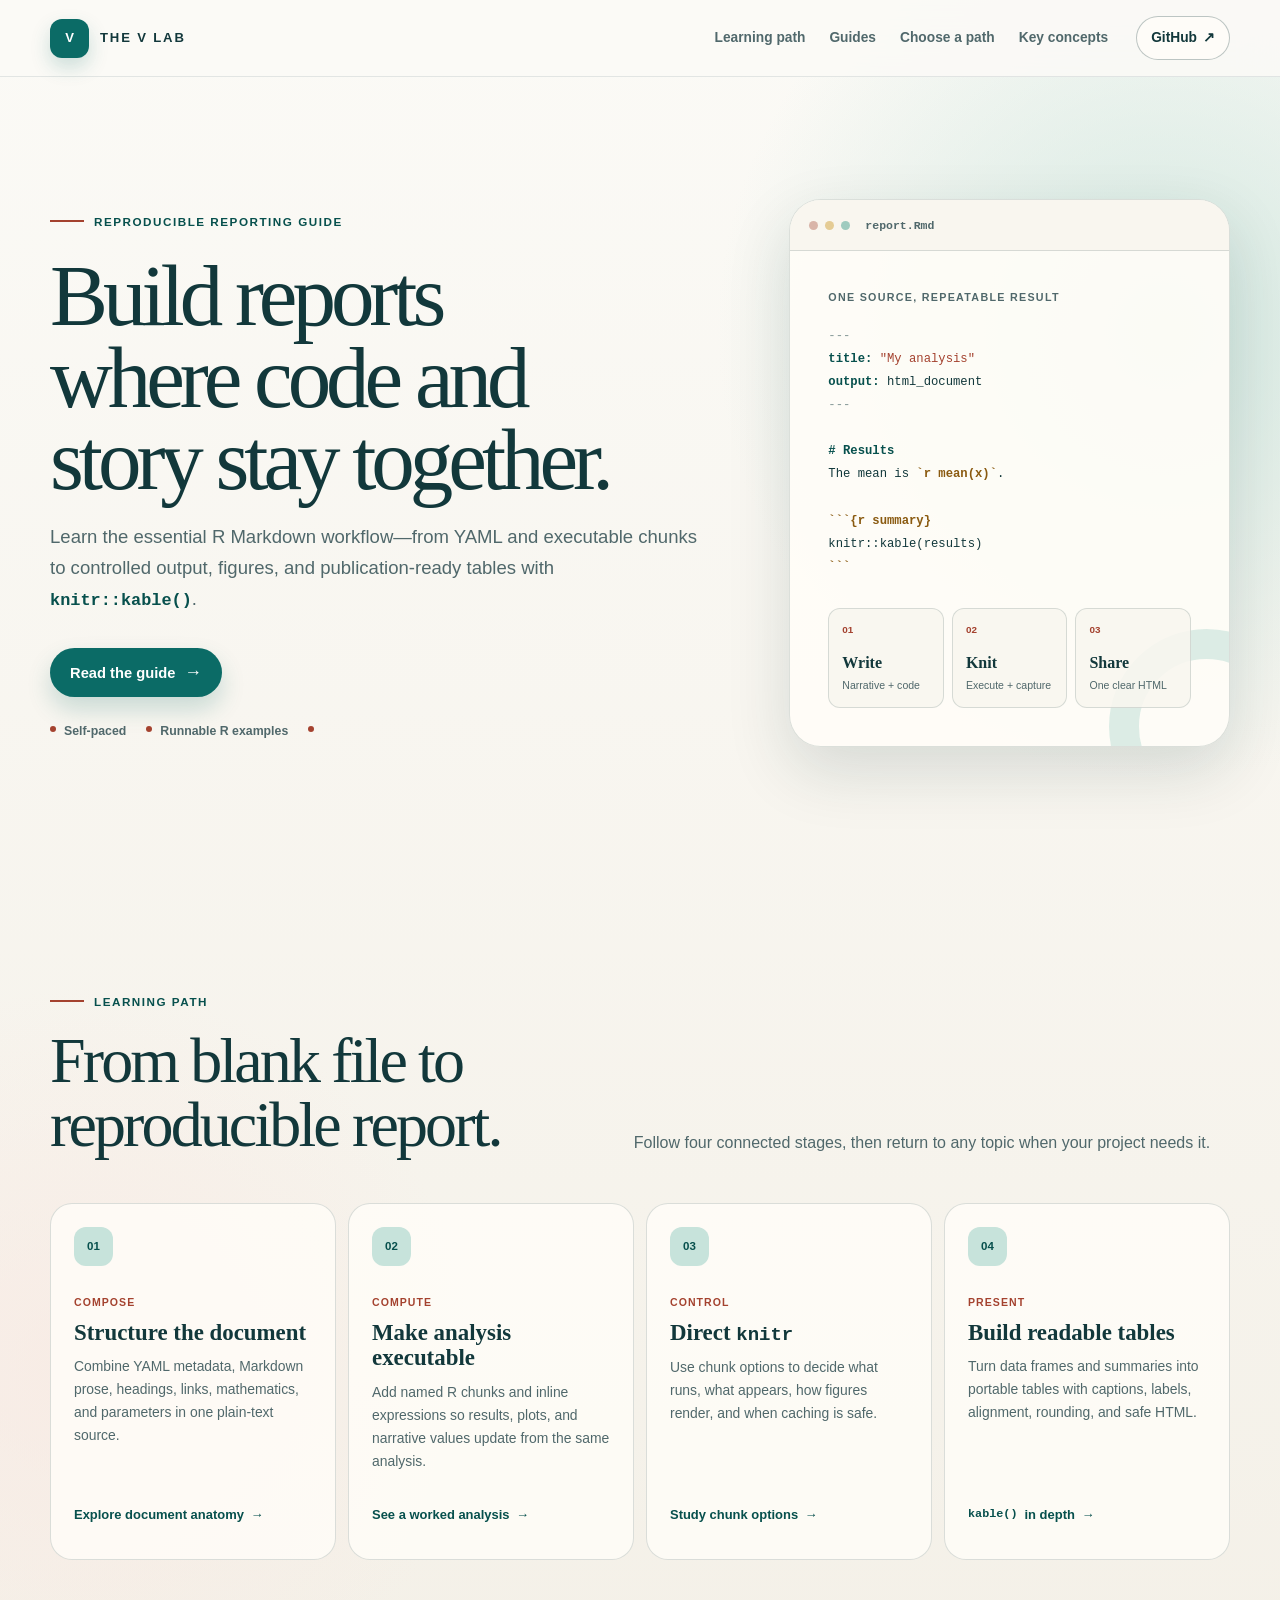
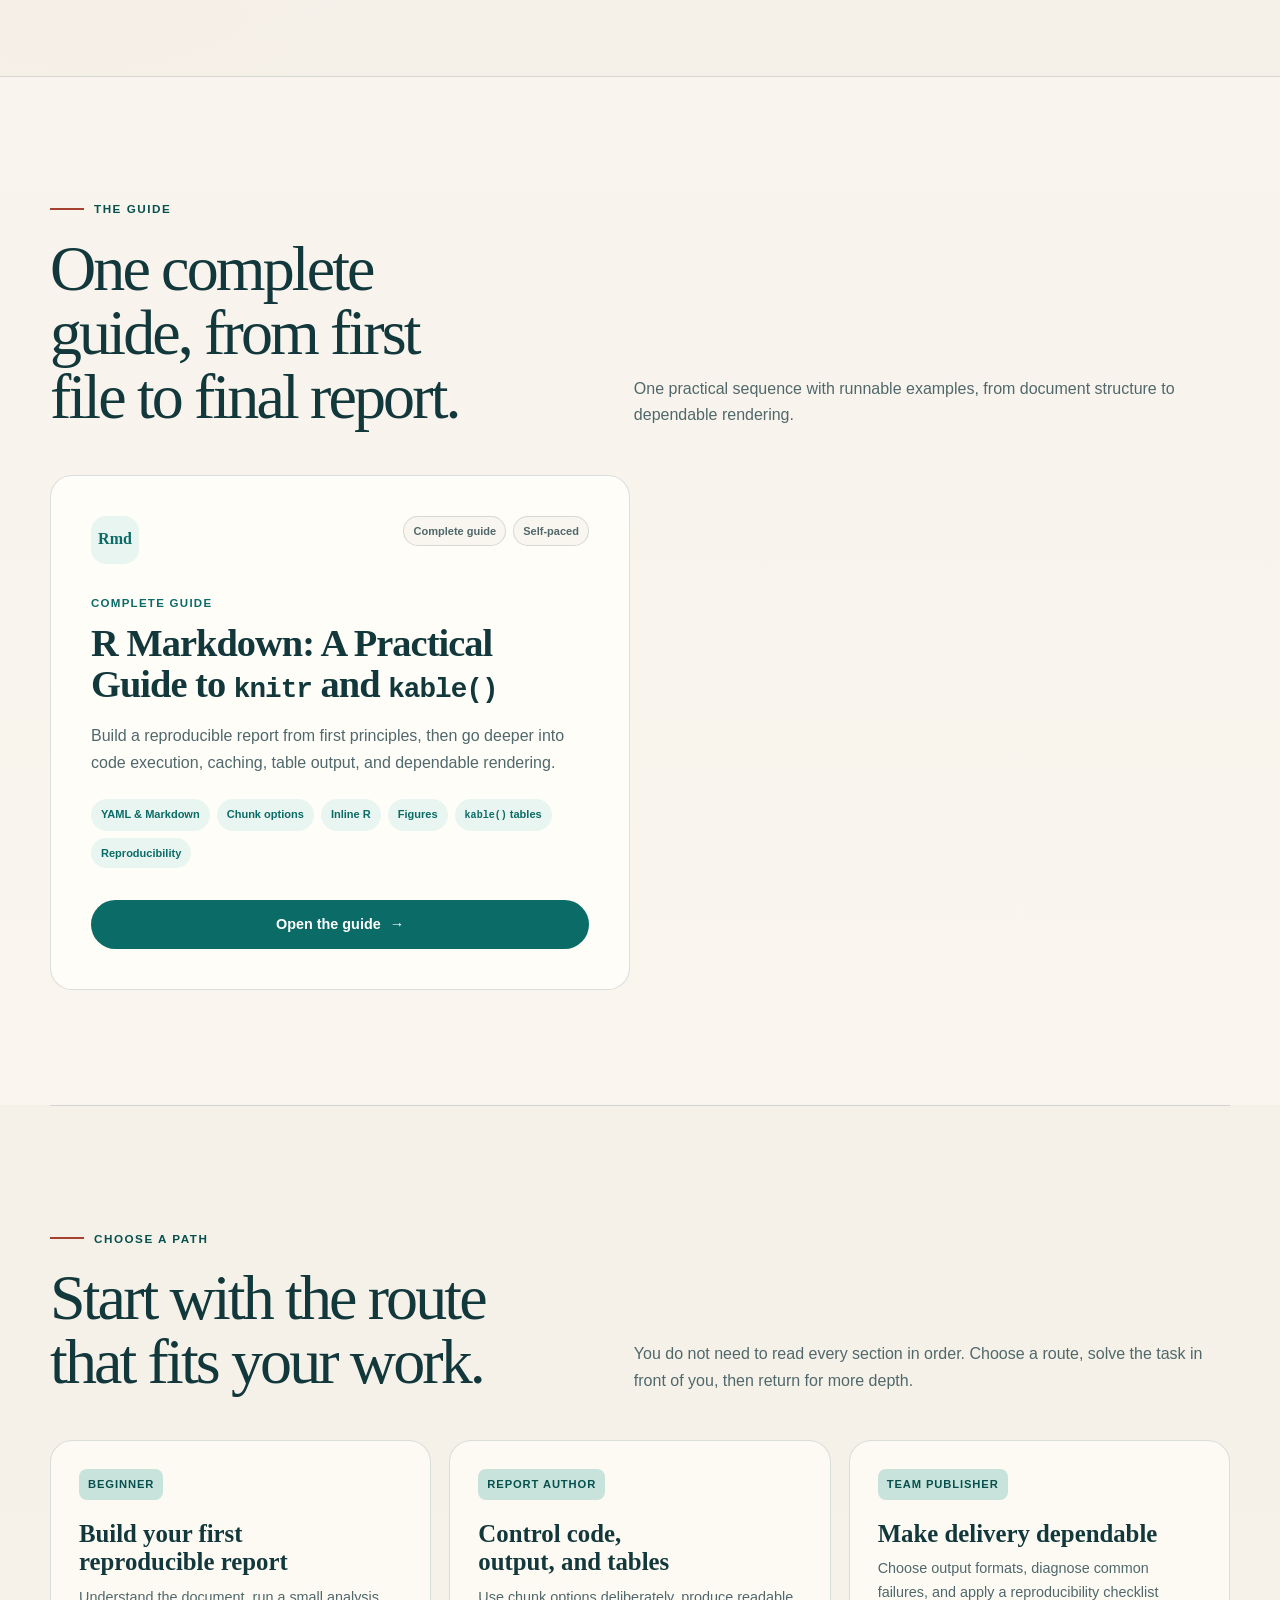
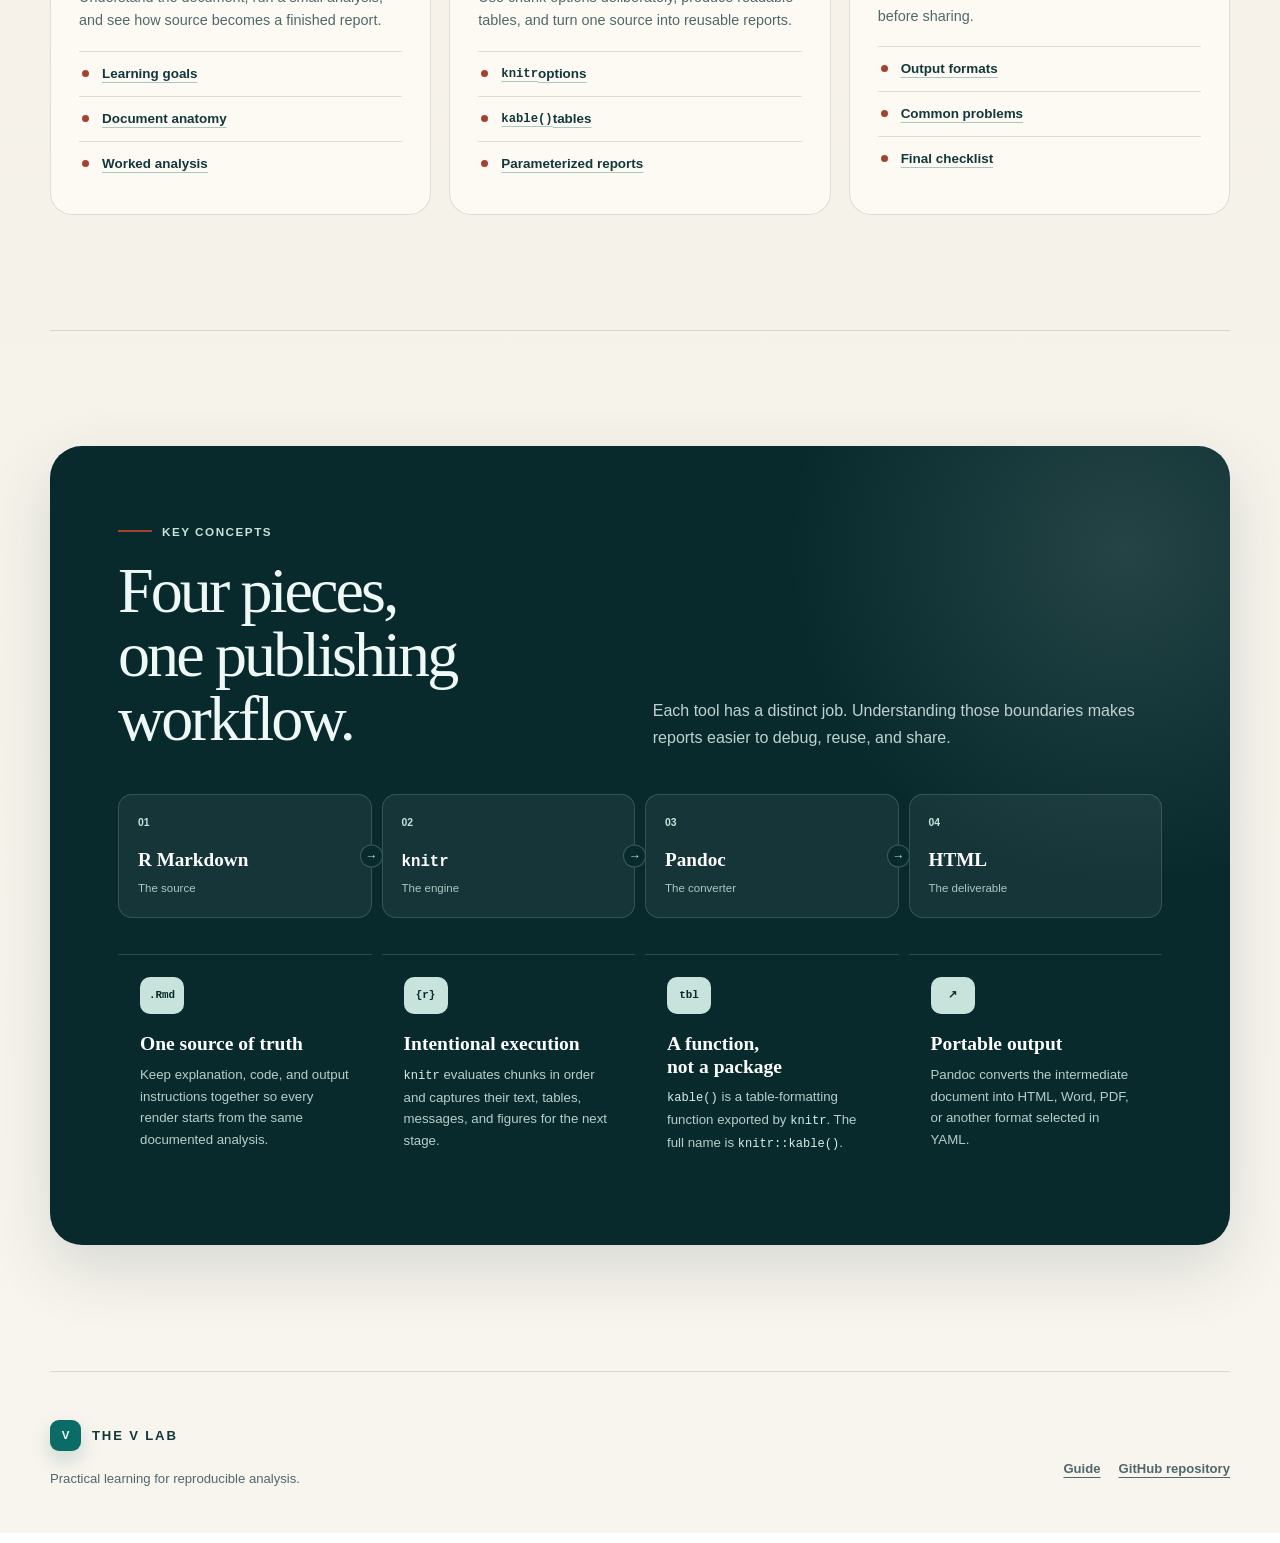
<file: index.html>
<!DOCTYPE html>

<html lang="en">
<head>
<meta charset="utf-8"/>
<meta content="width=device-width, initial-scale=1" name="viewport"/>
<meta content="An R Markdown learning hub from The V Lab, with practical guides to reproducible reports, knitr, and knitr::kable()." name="description"/>
<meta content="The V Lab" name="author"/>
<meta content="#12383b" name="theme-color"/>
<meta content="light" name="color-scheme"/>
<link href="https://the-v-lab.github.io/RMarkdown_Skills/" rel="canonical"/>
<link href="styles.css" rel="stylesheet"/>
<meta content="website" property="og:type"/>
<meta content="The V Lab" property="og:site_name"/>
<meta content="R Markdown Learning Hub | The V Lab" property="og:title"/>
<meta content="Learn to combine narrative, R code, results, figures, and clear tables in one reproducible report." property="og:description"/>
<meta content="https://the-v-lab.github.io/RMarkdown_Skills/" property="og:url"/>
<meta content="https://the-v-lab.github.io/RMarkdown_Skills/og.png" property="og:image"/>
<meta content="1200" property="og:image:width"/>
<meta content="630" property="og:image:height"/>
<meta content="The V Lab R Markdown Learning Hub" property="og:image:alt"/>
<meta content="summary_large_image" name="twitter:card"/>
<meta content="R Markdown Learning Hub | The V Lab" name="twitter:title"/>
<meta content="A practical guide to R Markdown, knitr, and knitr::kable()." name="twitter:description"/>
<meta content="https://the-v-lab.github.io/RMarkdown_Skills/og.png" name="twitter:image"/>
<title>R Markdown Learning Hub | The V Lab</title>
</head>
<body>
<a class="skip-link" href="#main-content">
    Skip to learning content 
</a>
<div class="header-wrap">
<header class="site-header shell">
<a aria-current="page" aria-label="The V Lab R Markdown Learning Hub home" class="brand" href="index.html">
<span aria-hidden="true" class="brand-mark">V</span>
<span>The V Lab</span>
</a>
<nav aria-label="Main navigation" class="main-nav">
<a href="#learning-path">Learning path</a>
<a href="#guides">Guides </a>
<a href="#choose-a-track">Choose a path</a>
<a href="#concepts">Key concepts</a>
</nav>
<a aria-label="View the R Markdown Skills repository on GitHub" class="repo-link" href="https://github.com/The-V-Lab/RMarkdown_Skills">
        GitHub <span aria-hidden="true">↗</span>
</a>
</header>
</div>
<main id="main-content" tabindex="-1">
<section aria-labelledby="page-title" class="hero shell">
<div class="hero-copy-wrap">
<p class="eyebrow">Reproducible reporting guide </p>
<h1 id="page-title">Build reports where code and story stay together.</h1>

<p class="hero-copy">
          Learn the essential R Markdown workflow—from YAML and executable chunks to controlled output, figures, and publication-ready tables with <code>knitr::kable()</code>.
          
</p>
<div aria-label="Start the guide" class="hero-actions">
<a class="button button-primary" href="r_markdown_guide_en.html">
            Read the guide <span aria-hidden="true" class="arrow">→</span>
</a>

</div>
<ul aria-label="Guide highlights" class="hero-notes">
<li>Self-paced</li>
<li>Runnable R examples</li>
<li></li>
</ul>
</div>
<aside aria-label="An R Markdown document moving from source to finished report" class="document-preview">
<div aria-hidden="true" class="preview-toolbar">
<span></span><span></span><span></span>
<strong>report.Rmd</strong>
</div>
<div class="preview-body">
<p class="preview-label">ONE SOURCE, REPEATABLE RESULT</p>
<pre aria-label="Example R Markdown source"><code><span class="code-muted">---</span>
<span class="code-key">title:</span> <span class="code-value">"My analysis"</span>
<span class="code-key">output:</span> html_document
<span class="code-muted">---</span>

<span class="code-heading"># Results</span>
The mean is <span class="code-inline">`r mean(x)`</span>.

<span class="code-chunk">```{r summary}</span>
knitr::kable(results)
<span class="code-chunk">```</span></code></pre>
<ol aria-label="Rendering workflow" class="render-route">
<li><span>01</span><strong>Write</strong><small>Narrative + code</small></li>
<li><span>02</span><strong>Knit</strong><small>Execute + capture</small></li>
<li><span>03</span><strong>Share</strong><small>One clear HTML</small></li>
</ol>
</div>
</aside>
</section>
<section aria-labelledby="path-title" class="section shell" id="learning-path">
<div class="section-intro">
<div>
<p class="section-kicker">Learning path </p>
<h2 id="path-title">From blank file to reproducible report.</h2>
</div>
<p>
          Follow four connected stages, then return to any topic when your project needs it.
          
</p>
</div>
<ol class="path-grid">
<li class="path-step">
<span class="step-number">01</span>
<p class="step-action">Compose </p>
<h3>Structure the document</h3>
<p>Combine YAML metadata, Markdown prose, headings, links, mathematics, and parameters in one plain-text source.</p>
<a class="step-link" href="r_markdown_guide_en.html#anatomy-of-an-.rmd-file">Explore document anatomy <span aria-hidden="true">→</span></a>
</li>
<li class="path-step">
<span class="step-number">02</span>
<p class="step-action">Compute </p>
<h3>Make analysis executable</h3>
<p>Add named R chunks and inline expressions so results, plots, and narrative values update from the same analysis.</p>
<a class="step-link" href="r_markdown_guide_en.html#a-small-reproducible-analysis">See a worked analysis <span aria-hidden="true">→</span></a>
</li>
<li class="path-step">
<span class="step-number">03</span>
<p class="step-action">Control </p>
<h3>Direct <code>knitr</code></h3>
<p>Use chunk options to decide what runs, what appears, how figures render, and when caching is safe.</p>
<a class="step-link" href="r_markdown_guide_en.html#knitr-in-depth">Study chunk options <span aria-hidden="true">→</span></a>
</li>
<li class="path-step">
<span class="step-number">04</span>
<p class="step-action">Present </p>
<h3>Build readable tables</h3>
<p>Turn data frames and summaries into portable tables with captions, labels, alignment, rounding, and safe HTML.</p>
<a class="step-link" href="r_markdown_guide_en.html#knitrkable-in-depth"><code>kable()</code> in depth <span aria-hidden="true">→</span></a>
</li>
</ol>
</section>
<section aria-labelledby="guides-title" class="section guide-section" id="guides">
<div class="shell">
<div class="section-intro">
<div>
<p class="section-kicker">The guide </p>
<h2 id="guides-title">One complete guide, from first file to final report.</h2>
</div>
<p>
            One practical sequence with runnable examples, from document structure to dependable rendering.
            
</p>
</div>
<div class="guide-grid">
<article class="guide-card guide-card-en">
<div class="guide-topline">
<span aria-hidden="true" class="guide-language">Rmd</span>
<div class="guide-meta">
<span>Complete guide</span>
<span>Self-paced</span>
</div>
</div>
<p class="guide-overline">Complete guide</p>
<h3>R Markdown: A Practical Guide to <code>knitr</code> and <code>kable()</code></h3>
<p class="guide-description">Build a reproducible report from first principles, then go deeper into code execution, caching, table output, and dependable rendering.</p>
<ul aria-label="Guide topics" class="topic-list">
<li>YAML &amp; Markdown</li>
<li>Chunk options</li>
<li>Inline R</li>
<li>Figures</li>
<li><code>kable()</code> tables</li>
<li>Reproducibility</li>
</ul>
<a class="guide-link" href="r_markdown_guide_en.html">
              Open the guide <span aria-hidden="true">→</span>
</a>
</article>

</div>
</div>
</section>
<section aria-labelledby="tracks-title" class="section shell" id="choose-a-track">
<div class="section-intro">
<div>
<p class="section-kicker">Choose a path </p>
<h2 id="tracks-title">Start with the route that fits your work.</h2>
</div>
<p>
          You do not need to read every section in order. Choose a route, solve the task in front of you, then return for more depth.
          
</p>
</div>
<div class="track-grid">
<article class="track-card">
<span class="track-label">Beginner </span>
<h3>Build your first reproducible report</h3>
<p>Understand the document, run a small analysis, and see how source becomes a finished report.</p>
<ol class="track-route">
<li><a href="r_markdown_guide_en.html#learning-goals">Learning goals</a></li>
<li><a href="r_markdown_guide_en.html#anatomy-of-an-.rmd-file">Document anatomy</a></li>
<li><a href="r_markdown_guide_en.html#a-small-reproducible-analysis">Worked analysis</a></li>
</ol>
</article>
<article class="track-card">
<span class="track-label">Report author </span>
<h3>Control code, output, and tables</h3>
<p>Use chunk options deliberately, produce readable tables, and turn one source into reusable reports.</p>
<ol class="track-route">
<li><a href="r_markdown_guide_en.html#knitr-in-depth"><code>knitr</code> options</a></li>
<li><a href="r_markdown_guide_en.html#knitrkable-in-depth"><code>kable()</code> tables</a></li>
<li><a href="r_markdown_guide_en.html#parameterized-reports">Parameterized reports</a></li>
</ol>
</article>
<article class="track-card">
<span class="track-label">Team publisher </span>
<h3>Make delivery dependable</h3>
<p>Choose output formats, diagnose common failures, and apply a reproducibility checklist before sharing.</p>
<ol class="track-route">
<li><a href="r_markdown_guide_en.html#output-formats-and-references">Output formats</a></li>
<li><a href="r_markdown_guide_en.html#common-problems-and-practical-rules">Common problems</a></li>
<li><a href="r_markdown_guide_en.html#reproducibility-checklist">Final checklist</a></li>
</ol>
</article>
</div>
</section>
<section aria-labelledby="concepts-title" class="section shell concepts-wrap" id="concepts">
<div class="concepts-panel">
<div class="concepts-header">
<div>
<p class="section-kicker section-kicker-light">Key concepts </p>
<h2 id="concepts-title">Four pieces, one publishing workflow.</h2>
</div>
<p>
            Each tool has a distinct job. Understanding those boundaries makes reports easier to debug, reuse, and share.
            
</p>
</div>
<ol aria-label="R Markdown publishing pipeline" class="concept-flow">
<li>
<span class="concept-number">01</span>
<strong>R Markdown</strong>
<small>The source </small>
</li>
<li>
<span class="concept-number">02</span>
<strong><code>knitr</code></strong>
<small>The engine </small>
</li>
<li>
<span class="concept-number">03</span>
<strong>Pandoc</strong>
<small>The converter </small>
</li>
<li>
<span class="concept-number">04</span>
<strong>HTML</strong>
<small>The deliverable </small>
</li>
</ol>
<div class="concept-grid">
<article class="concept-card">
<span aria-hidden="true" class="concept-symbol">.Rmd</span>
<h3>One source of truth</h3>
<p>Keep explanation, code, and output instructions together so every render starts from the same documented analysis.</p>
</article>
<article class="concept-card">
<span aria-hidden="true" class="concept-symbol">{r}</span>
<h3>Intentional execution</h3>
<p><code>knitr</code> evaluates chunks in order and captures their text, tables, messages, and figures for the next stage.</p>
</article>
<article class="concept-card">
<span aria-hidden="true" class="concept-symbol">tbl</span>
<h3>A function, not a package</h3>
<p><code>kable()</code> is a table-formatting function exported by <code>knitr</code>. The full name is <code>knitr::kable()</code>.</p>
</article>
<article class="concept-card">
<span aria-hidden="true" class="concept-symbol">↗</span>
<h3>Portable output</h3>
<p>Pandoc converts the intermediate document into HTML, Word, PDF, or another format selected in YAML.</p>
</article>
</div>
</div>
</section>
</main>
<footer class="site-footer shell">
<div>
<a aria-label="The V Lab R Markdown Learning Hub home" class="footer-brand" href="index.html">
<span aria-hidden="true" class="brand-mark brand-mark-small">V</span>
<span>The V Lab</span>
</a>
<p>Practical learning for reproducible analysis.</p>

</div>
<nav aria-label="Footer navigation" class="footer-links">
<a href="r_markdown_guide_en.html">Guide</a>

<a href="https://github.com/The-V-Lab/RMarkdown_Skills">GitHub repository</a>
</nav>
</footer>
</body>
</html>
</file>
<file: styles.css>
:root {
  --ink: #12383b;
  --ink-deep: #092a2d;
  --ink-soft: #50686b;
  --paper: #f3efe6;
  --paper-deep: #ebe4d7;
  --surface: #fffdf8;
  --surface-soft: #f9f6ef;
  --teal: #0b6b66;
  --teal-dark: #07504d;
  --mint: #c7e3db;
  --mint-pale: #e9f5f1;
  --coral: #a4422f;
  --coral-pale: #f9e9e3;
  --gold: #8a5a10;
  --gold-pale: #f7edda;
  --focus: #c2410c;
  --line: rgba(18, 56, 59, 0.15);
  --line-strong: rgba(18, 56, 59, 0.28);
  --shadow-sm: 0 10px 28px rgba(15, 49, 52, 0.08);
  --shadow-lg: 0 24px 64px rgba(15, 49, 52, 0.14);
  --radius-sm: 14px;
  --radius-md: 22px;
  --radius-lg: 32px;
}

*,
*::before,
*::after {
  box-sizing: border-box;
}

html {
  scroll-behavior: smooth;
  scroll-padding-top: 96px;
}

body {
  margin: 0;
  color: var(--ink);
  background:
    radial-gradient(circle at 91% 7%, rgba(199, 227, 219, 0.74), transparent 28rem),
    radial-gradient(circle at 7% 29%, rgba(249, 233, 227, 0.72), transparent 24rem),
    linear-gradient(180deg, #fbfaf6 0%, var(--paper) 40%, #f8f5ee 100%);
  font-family: Inter, ui-sans-serif, -apple-system, BlinkMacSystemFont,
               "Segoe UI", "PingFang SC", "Hiragino Sans GB",
               "Microsoft YaHei", sans-serif;
  font-size: 16px;
  line-height: 1.65;
  -webkit-font-smoothing: antialiased;
}

a {
  color: inherit;
}

a:focus-visible {
  outline: 3px solid var(--focus);
  outline-offset: 4px;
}

main:focus {
  outline: none;
}

h1,
h2,
h3,
p,
pre {
  margin-top: 0;
}

h1,
h2,
h3 {
  text-wrap: balance;
}

code {
  font-family: "SFMono-Regular", Consolas, "Liberation Mono", monospace;
  font-size: 0.91em;
}

.skip-link {
  position: fixed;
  z-index: 100;
  top: 12px;
  left: 12px;
  padding: 10px 15px;
  border-radius: 9px;
  color: #fff;
  background: var(--ink-deep);
  font-weight: 850;
  text-decoration: none;
  transform: translateY(-170%);
  transition: transform 140ms ease;
}

.skip-link:focus {
  transform: translateY(0);
}

.shell {
  width: min(1180px, calc(100% - 40px));
  margin-inline: auto;
}

.header-wrap {
  position: sticky;
  z-index: 30;
  top: 0;
  border-bottom: 1px solid rgba(18, 56, 59, 0.10);
  background: rgba(251, 250, 246, 0.89);
  backdrop-filter: blur(18px);
  -webkit-backdrop-filter: blur(18px);
}

.site-header {
  display: flex;
  min-height: 76px;
  align-items: center;
  gap: 28px;
}

.brand,
.footer-brand {
  display: inline-flex;
  min-height: 44px;
  flex: 0 0 auto;
  align-items: center;
  gap: 11px;
  font-size: 0.82rem;
  font-weight: 900;
  letter-spacing: 0.14em;
  text-decoration: none;
  text-transform: uppercase;
}

.brand-mark {
  display: grid;
  width: 39px;
  height: 39px;
  place-items: center;
  border-radius: 12px;
  color: #fff;
  background: var(--teal);
  box-shadow: 0 9px 20px rgba(11, 107, 102, 0.20);
  letter-spacing: 0;
}

.main-nav {
  display: flex;
  align-items: center;
  gap: 24px;
  margin-left: auto;
}

.main-nav a {
  display: inline-flex;
  min-height: 44px;
  align-items: center;
  color: var(--ink-soft);
  font-size: 0.86rem;
  font-weight: 780;
  text-decoration: none;
  white-space: nowrap;
}

.main-nav a:hover {
  color: var(--teal-dark);
}

.repo-link {
  display: inline-flex;
  min-height: 44px;
  flex: 0 0 auto;
  align-items: center;
  gap: 6px;
  padding: 8px 14px;
  border: 1px solid var(--line-strong);
  border-radius: 999px;
  background: rgba(255, 253, 248, 0.75);
  font-size: 0.86rem;
  font-weight: 800;
  text-decoration: none;
}

.repo-link:hover {
  border-color: rgba(11, 107, 102, 0.50);
  background: var(--surface);
}

.hero {
  display: grid;
  grid-template-columns: minmax(0, 1.15fr) minmax(360px, 0.78fr);
  gap: clamp(48px, 7vw, 96px);
  align-items: center;
  min-height: 720px;
  padding-block: clamp(72px, 10vw, 122px);
}

.hero-copy-wrap {
  position: relative;
  z-index: 1;
}

.eyebrow,
.section-kicker {
  display: inline-flex;
  align-items: center;
  gap: 10px;
  margin-bottom: 24px;
  color: var(--teal-dark);
  font-size: 0.73rem;
  font-weight: 900;
  letter-spacing: 0.13em;
  text-transform: uppercase;
}

.eyebrow::before,
.section-kicker::before {
  width: 34px;
  height: 2px;
  flex: 0 0 auto;
  content: "";
  background: var(--coral);
}

h1 {
  max-width: 850px;
  margin-bottom: 22px;
  font-family: Georgia, "Times New Roman", "Songti SC", serif;
  font-size: clamp(3.5rem, 6.8vw, 6.5rem);
  font-weight: 500;
  letter-spacing: -0.058em;
  line-height: 0.94;
}

.hero-zh {
  margin-bottom: 24px;
  color: var(--teal-dark);
  font-family: Georgia, "Songti SC", "STSong", serif;
  font-size: clamp(1.45rem, 2.8vw, 2.12rem);
  font-weight: 600;
  letter-spacing: -0.02em;
}

.hero-copy {
  max-width: 740px;
  margin-bottom: 34px;
  color: var(--ink-soft);
  font-size: clamp(1.01rem, 1.65vw, 1.16rem);
}

.hero-copy span {
  display: block;
  margin-top: 8px;
}

.hero-copy code {
  color: var(--teal-dark);
  font-weight: 700;
}

.hero-actions {
  display: flex;
  flex-wrap: wrap;
  gap: 11px;
}

.button {
  display: inline-flex;
  min-height: 49px;
  align-items: center;
  justify-content: center;
  gap: 9px;
  padding: 11px 19px;
  border: 1px solid transparent;
  border-radius: 999px;
  font-size: 0.92rem;
  font-weight: 850;
  text-decoration: none;
  transition: transform 160ms ease, box-shadow 160ms ease, background 160ms ease;
}

.button:hover {
  transform: translateY(-2px);
}

.button-primary {
  color: #fff;
  background: var(--teal);
  box-shadow: 0 12px 24px rgba(11, 107, 102, 0.20);
}

.button-primary:hover {
  background: var(--teal-dark);
}

.button-secondary {
  border-color: var(--line-strong);
  background: rgba(255, 253, 248, 0.78);
}

.button-secondary:hover {
  background: var(--surface);
  box-shadow: var(--shadow-sm);
}

.arrow {
  font-size: 1.2em;
  line-height: 1;
}

.hero-notes {
  display: flex;
  flex-wrap: wrap;
  gap: 8px 20px;
  margin: 24px 0 0;
  padding: 0;
  color: var(--ink-soft);
  font-size: 0.77rem;
  font-weight: 760;
  list-style: none;
}

.hero-notes li {
  position: relative;
  padding-left: 14px;
}

.hero-notes li::before {
  position: absolute;
  top: 0.62em;
  left: 0;
  width: 6px;
  height: 6px;
  border-radius: 50%;
  content: "";
  background: var(--coral);
  transform: translateY(-50%);
}

.document-preview {
  position: relative;
  overflow: hidden;
  border: 1px solid var(--line);
  border-radius: var(--radius-lg);
  background: rgba(255, 253, 248, 0.90);
  box-shadow: var(--shadow-lg);
  transform: none;
}

.document-preview::after {
  position: absolute;
  right: -75px;
  bottom: -78px;
  width: 195px;
  height: 195px;
  border: 30px solid var(--mint);
  border-radius: 50%;
  content: "";
  opacity: 0.60;
  pointer-events: none;
}

.preview-toolbar {
  display: flex;
  height: 51px;
  align-items: center;
  gap: 7px;
  padding: 0 19px;
  border-bottom: 1px solid var(--line);
  background: var(--surface-soft);
}

.preview-toolbar span {
  width: 9px;
  height: 9px;
  border-radius: 50%;
  background: #d9b5a9;
}

.preview-toolbar span:nth-child(2) {
  background: #e5cc95;
}

.preview-toolbar span:nth-child(3) {
  background: #9fcbbf;
}

.preview-toolbar strong {
  margin-left: 8px;
  color: var(--ink-soft);
  font-family: "SFMono-Regular", Consolas, monospace;
  font-size: 0.72rem;
  font-weight: 750;
}

.preview-body {
  position: relative;
  z-index: 1;
  padding: clamp(26px, 4vw, 38px);
}

.preview-label {
  margin-bottom: 17px;
  color: var(--ink-soft);
  font-size: 0.67rem;
  font-weight: 900;
  letter-spacing: 0.12em;
}

.preview-body pre {
  margin-bottom: 30px;
  overflow-x: auto;
  color: var(--ink);
  font-size: clamp(0.72rem, 1.3vw, 0.84rem);
  line-height: 1.72;
  white-space: pre-wrap;
}

.code-muted {
  color: #889a99;
}

.code-key,
.code-heading {
  color: var(--teal-dark);
  font-weight: 800;
}

.code-value {
  color: var(--coral);
}

.code-inline,
.code-chunk {
  color: var(--gold);
  font-weight: 700;
}

.render-route {
  display: grid;
  grid-template-columns: repeat(3, minmax(0, 1fr));
  gap: 8px;
  margin: 0;
  padding: 0;
  list-style: none;
}

.render-route li {
  min-width: 0;
  padding: 13px;
  border: 1px solid var(--line);
  border-radius: 12px;
  background: rgba(249, 246, 239, 0.88);
}

.render-route span,
.render-route strong,
.render-route small {
  display: block;
}

.render-route span {
  margin-bottom: 12px;
  color: var(--coral);
  font-size: 0.62rem;
  font-weight: 900;
}

.render-route strong {
  font-family: Georgia, "Times New Roman", serif;
  font-size: 1rem;
}

.render-route small {
  overflow: hidden;
  color: var(--ink-soft);
  font-size: 0.66rem;
  text-overflow: ellipsis;
  white-space: nowrap;
}

.section {
  padding-block: clamp(78px, 9vw, 118px);
}

.section + .section {
  border-top: 1px solid var(--line);
}

.section-intro {
  display: grid;
  grid-template-columns: minmax(280px, 0.92fr) minmax(0, 1.08fr);
  gap: clamp(28px, 6vw, 76px);
  align-items: end;
  margin-bottom: 46px;
}

.section-kicker {
  margin-bottom: 18px;
}

.section-intro h2,
.concepts-header h2 {
  margin: 0;
  font-family: Georgia, "Times New Roman", "Songti SC", serif;
  font-size: clamp(2.35rem, 5vw, 4.35rem);
  font-weight: 500;
  letter-spacing: -0.045em;
  line-height: 1;
}

.section-intro > p {
  max-width: 650px;
  margin: 0;
  color: var(--ink-soft);
}

.section-intro > p span,
.concepts-header > p span {
  display: block;
  margin-top: 7px;
}

.path-grid {
  display: grid;
  grid-template-columns: repeat(4, minmax(0, 1fr));
  gap: 12px;
  margin: 0;
  padding: 0;
  list-style: none;
}

.path-step {
  display: flex;
  min-height: 300px;
  flex-direction: column;
  padding: 23px;
  border: 1px solid var(--line);
  border-radius: var(--radius-md);
  background: rgba(255, 253, 248, 0.82);
  transition: transform 160ms ease, border-color 160ms ease, box-shadow 160ms ease;
}

.path-step:hover,
.path-step:focus-within {
  border-color: rgba(11, 107, 102, 0.42);
  box-shadow: var(--shadow-sm);
  transform: translateY(-3px);
}

.step-number {
  display: grid;
  width: 39px;
  height: 39px;
  margin-bottom: 28px;
  place-items: center;
  border-radius: 12px;
  color: var(--teal-dark);
  background: var(--mint);
  font-size: 0.72rem;
  font-weight: 900;
}

.step-action {
  margin-bottom: 9px;
  color: var(--coral);
  font-size: 0.66rem;
  font-weight: 900;
  letter-spacing: 0.10em;
  text-transform: uppercase;
}

.path-step h3 {
  margin-bottom: 10px;
  font-family: Georgia, "Times New Roman", "Songti SC", serif;
  font-size: 1.43rem;
  font-weight: 600;
  line-height: 1.1;
}

.path-step h3 code {
  font-size: 0.83em;
}

.path-step > p:not(.step-action) {
  margin-bottom: 20px;
  color: var(--ink-soft);
  font-size: 0.87rem;
}

.step-link {
  display: inline-flex;
  min-height: 44px;
  align-items: center;
  gap: 7px;
  margin-top: auto;
  color: var(--teal-dark);
  font-size: 0.81rem;
  font-weight: 850;
  text-decoration: none;
}

.step-link:hover {
  text-decoration: underline;
  text-decoration-thickness: 2px;
  text-underline-offset: 4px;
}

.guide-section {
  background: rgba(255, 253, 248, 0.38);
}

.guide-grid {
  display: grid;
  grid-template-columns: repeat(2, minmax(0, 1fr));
  gap: 20px;
}

.guide-card {
  --guide-accent: var(--teal);
  --guide-pale: var(--mint-pale);
  display: flex;
  min-height: 430px;
  flex-direction: column;
  padding: clamp(27px, 4vw, 40px);
  border: 1px solid var(--line);
  border-radius: var(--radius-md);
  background: var(--surface);
  box-shadow: 0 1px 0 rgba(255, 255, 255, 0.70) inset;
  transition: transform 180ms ease, box-shadow 180ms ease, border-color 180ms ease;
}

.guide-card-zh {
  --guide-accent: var(--coral);
  --guide-pale: var(--coral-pale);
}

.guide-card:hover,
.guide-card:focus-within {
  border-color: var(--guide-accent);
  box-shadow: var(--shadow-lg);
  transform: translateY(-4px);
}

.guide-topline {
  display: flex;
  align-items: flex-start;
  justify-content: space-between;
  gap: 16px;
  margin-bottom: 30px;
}

.guide-language {
  display: grid;
  width: 48px;
  height: 48px;
  flex: 0 0 auto;
  place-items: center;
  border-radius: 15px;
  color: var(--guide-accent);
  background: var(--guide-pale);
  font-family: Georgia, "Times New Roman", "Songti SC", serif;
  font-size: 1rem;
  font-weight: 800;
}

.guide-meta {
  display: flex;
  flex-wrap: wrap;
  justify-content: flex-end;
  gap: 7px;
}

.guide-meta span,
.topic-list li {
  padding: 5px 9px;
  border: 1px solid var(--line);
  border-radius: 999px;
  color: var(--ink-soft);
  background: var(--surface-soft);
  font-size: 0.69rem;
  font-weight: 800;
  white-space: nowrap;
}

.guide-overline {
  margin-bottom: 10px;
  color: var(--guide-accent);
  font-size: 0.72rem;
  font-weight: 900;
  letter-spacing: 0.11em;
  text-transform: uppercase;
}

.guide-card h3 {
  max-width: 540px;
  margin-bottom: 18px;
  font-family: Georgia, "Times New Roman", "Songti SC", serif;
  font-size: clamp(1.75rem, 3vw, 2.46rem);
  font-weight: 600;
  letter-spacing: -0.025em;
  line-height: 1.08;
}

.guide-card h3 code {
  font-size: 0.72em;
}

.guide-description {
  margin-bottom: 23px;
  color: var(--ink-soft);
}

.topic-list {
  display: flex;
  flex-wrap: wrap;
  gap: 7px;
  margin: 0 0 32px;
  padding: 0;
  list-style: none;
}

.topic-list li {
  color: var(--guide-accent);
  background: var(--guide-pale);
  border-color: transparent;
}

.guide-link {
  display: inline-flex;
  min-height: 49px;
  align-items: center;
  justify-content: center;
  gap: 9px;
  margin-top: auto;
  padding: 11px 19px;
  border-radius: 999px;
  color: #fff;
  background: var(--guide-accent);
  font-size: 0.9rem;
  font-weight: 850;
  text-decoration: none;
  transition: filter 160ms ease, transform 160ms ease;
}

.guide-link:hover {
  filter: brightness(0.90);
  transform: translateY(-2px);
}

.track-grid {
  display: grid;
  grid-template-columns: repeat(3, minmax(0, 1fr));
  gap: 18px;
}

.track-card {
  padding: 28px;
  border: 1px solid var(--line);
  border-radius: var(--radius-md);
  background: rgba(255, 253, 248, 0.76);
  transition: transform 160ms ease, border-color 160ms ease, box-shadow 160ms ease;
}

.track-card:hover,
.track-card:focus-within {
  border-color: rgba(11, 107, 102, 0.42);
  box-shadow: var(--shadow-sm);
  transform: translateY(-3px);
}

.track-label {
  display: inline-flex;
  margin-bottom: 20px;
  padding: 6px 9px;
  border-radius: 8px;
  color: var(--teal-dark);
  background: var(--mint);
  font-size: 0.7rem;
  font-weight: 900;
  letter-spacing: 0.08em;
  text-transform: uppercase;
}

.track-card h3 {
  margin-bottom: 9px;
  font-family: Georgia, "Times New Roman", "Songti SC", serif;
  font-size: 1.55rem;
  font-weight: 600;
  line-height: 1.15;
}

.track-card p {
  color: var(--ink-soft);
  font-size: 0.9rem;
}

.track-route {
  margin: 18px 0 0;
  padding: 0;
  list-style: none;
}

.track-route li {
  position: relative;
  display: grid;
  grid-template-columns: minmax(0, 1fr) auto;
  gap: 10px;
  align-items: center;
  padding-left: 23px;
  border-top: 1px solid var(--line);
  font-size: 0.84rem;
  font-weight: 760;
}

.track-route li::before {
  position: absolute;
  top: 18px;
  left: 3px;
  width: 7px;
  height: 7px;
  border-radius: 50%;
  content: "";
  background: var(--coral);
}

.track-route a {
  display: inline-flex;
  min-height: 44px;
  align-items: center;
  text-decoration-color: rgba(11, 107, 102, 0.35);
  text-underline-offset: 4px;
}

.track-route .track-zh {
  color: var(--teal-dark);
  font-size: 0.78rem;
  white-space: nowrap;
}

.concepts-wrap {
  padding-bottom: clamp(84px, 10vw, 126px);
}

.concepts-panel {
  padding: clamp(38px, 6vw, 68px);
  border-radius: var(--radius-lg);
  color: #eef8f5;
  background:
    radial-gradient(circle at 91% 13%, rgba(199, 227, 219, 0.14), transparent 21rem),
    var(--ink-deep);
  box-shadow: var(--shadow-lg);
}

.concepts-header {
  display: grid;
  grid-template-columns: minmax(280px, 0.95fr) minmax(0, 1.05fr);
  gap: clamp(28px, 6vw, 74px);
  align-items: end;
}

.section-kicker-light {
  color: var(--mint);
}

.concepts-header h2 {
  max-width: 610px;
}

.concepts-header > p {
  max-width: 650px;
  margin: 0;
  color: #bfd3d0;
}

.concept-flow {
  display: grid;
  grid-template-columns: repeat(4, minmax(0, 1fr));
  gap: 10px;
  margin: 43px 0 36px;
  padding: 0;
  list-style: none;
}

.concept-flow li {
  position: relative;
  min-width: 0;
  padding: 19px;
  border: 1px solid rgba(238, 248, 245, 0.15);
  border-radius: var(--radius-sm);
  background: rgba(255, 255, 255, 0.055);
}

.concept-flow li:not(:last-child)::after {
  position: absolute;
  z-index: 2;
  top: 50%;
  right: -12px;
  width: 23px;
  height: 23px;
  border: 1px solid rgba(238, 248, 245, 0.22);
  border-radius: 50%;
  color: var(--mint);
  background: var(--ink-deep);
  content: "→";
  font-size: 0.76rem;
  line-height: 21px;
  text-align: center;
  transform: translateY(-50%);
}

.concept-number,
.concept-flow strong,
.concept-flow small {
  display: block;
}

.concept-number {
  margin-bottom: 13px;
  color: var(--mint);
  font-size: 0.65rem;
  font-weight: 900;
}

.concept-flow strong {
  color: #fff;
  font-family: Georgia, "Times New Roman", serif;
  font-size: 1.2rem;
  font-weight: 600;
}

.concept-flow strong code {
  font-size: 0.82em;
}

.concept-flow small {
  margin-top: 3px;
  color: #adc7c3;
  font-size: 0.72rem;
}

.concept-grid {
  display: grid;
  grid-template-columns: repeat(4, minmax(0, 1fr));
  gap: 10px;
}

.concept-card {
  padding: 22px;
  border-top: 1px solid rgba(238, 248, 245, 0.16);
}

.concept-symbol {
  display: inline-grid;
  min-width: 44px;
  height: 37px;
  margin-bottom: 19px;
  padding-inline: 8px;
  place-items: center;
  border-radius: 10px;
  color: var(--ink-deep);
  background: var(--mint);
  font-family: "SFMono-Regular", Consolas, monospace;
  font-size: 0.68rem;
  font-weight: 900;
}

.concept-card h3 {
  margin-bottom: 8px;
  color: #fff;
  font-family: Georgia, "Times New Roman", "Songti SC", serif;
  font-size: 1.22rem;
  font-weight: 600;
  line-height: 1.15;
}

.concept-card p {
  margin-bottom: 0;
  color: #b8ceca;
  font-size: 0.83rem;
}

.concept-card code {
  color: #d8eee8;
}

.site-footer {
  display: grid;
  grid-template-columns: minmax(0, 1fr) auto;
  gap: 30px;
  align-items: end;
  padding-block: 42px;
  border-top: 1px solid var(--line);
  color: var(--ink-soft);
  font-size: 0.82rem;
}

.footer-brand {
  margin-bottom: 10px;
  color: var(--ink);
}

.brand-mark-small {
  width: 31px;
  height: 31px;
  border-radius: 9px;
  font-size: 0.72rem;
}

.site-footer p {
  margin-bottom: 1px;
}

.footer-links {
  display: flex;
  flex-wrap: wrap;
  justify-content: flex-end;
  gap: 18px;
}

.footer-links a {
  display: inline-flex;
  min-height: 44px;
  align-items: center;
  font-weight: 750;
  text-underline-offset: 4px;
}

.footer-links a:hover {
  color: var(--teal-dark);
}

@media (max-width: 1060px) {
  .hero {
    grid-template-columns: 1fr;
    min-height: auto;
  }

  .hero-copy-wrap {
    max-width: 900px;
  }

  .document-preview {
    width: min(100%, 720px);
    transform: none;
  }

  .path-grid,
  .concept-grid {
    grid-template-columns: repeat(2, minmax(0, 1fr));
  }

  .path-step {
    min-height: 300px;
  }
}

@media (max-width: 820px) {
  html {
    scroll-padding-top: 132px;
  }

  .site-header {
    flex-wrap: wrap;
    gap: 8px 16px;
    padding-block: 12px;
  }

  .main-nav {
    width: 100%;
    order: 3;
    justify-content: space-between;
    gap: 14px;
    margin-left: 0;
    padding-top: 8px;
    overflow-x: auto;
    border-top: 1px solid var(--line);
  }

  .repo-link {
    margin-left: auto;
  }

  .section-intro,
  .concepts-header {
    grid-template-columns: 1fr;
    align-items: start;
  }

  .guide-grid {
    grid-template-columns: 1fr;
  }

  .track-grid {
    grid-template-columns: 1fr;
  }

  .guide-card {
    min-height: auto;
  }

  .concept-flow {
    grid-template-columns: repeat(2, minmax(0, 1fr));
  }

  .concept-flow li:nth-child(2)::after {
    display: none;
  }
}

@media (max-width: 560px) {
  html {
    scroll-padding-top: 124px;
  }

  .shell {
    width: min(100% - 28px, 1180px);
  }

  .brand {
    font-size: 0.74rem;
  }

  .brand-mark {
    width: 36px;
    height: 36px;
  }

  .repo-link {
    min-height: 40px;
    padding-inline: 12px;
  }

  .main-nav {
    gap: 12px;
  }

  .main-nav a {
    min-height: 38px;
    font-size: 0.78rem;
  }

  .hero {
    padding-top: 62px;
  }

  h1 {
    font-size: clamp(3rem, 16vw, 4.7rem);
  }

  .hero-actions,
  .hero-actions .button {
    width: 100%;
  }

  .hero-notes {
    gap-inline: 13px;
  }

  .preview-body {
    padding: 23px 20px 26px;
  }

  .render-route {
    grid-template-columns: 1fr;
  }

  .render-route li {
    display: grid;
    grid-template-columns: auto 1fr;
    gap: 0 11px;
    align-items: center;
  }

  .render-route span {
    grid-row: 1 / 3;
    margin: 0;
  }

  .path-grid,
  .concept-grid,
  .concept-flow {
    grid-template-columns: 1fr;
  }

  .track-card {
    padding: 24px 21px;
  }

  .path-step {
    min-height: 275px;
  }

  .guide-topline {
    flex-direction: column;
  }

  .guide-meta {
    justify-content: flex-start;
  }

  .concepts-panel {
    padding: 34px 22px;
    border-radius: var(--radius-md);
  }

  .concept-flow li::after {
    display: none;
  }

  .concept-card {
    padding-inline: 4px;
  }

  .site-footer {
    grid-template-columns: 1fr;
  }

  .footer-links {
    justify-content: flex-start;
  }
}

@media (prefers-reduced-motion: reduce) {
  html {
    scroll-behavior: auto;
  }

  *,
  *::before,
  *::after {
    scroll-behavior: auto !important;
    transition-duration: 0.01ms !important;
    animation-duration: 0.01ms !important;
    animation-iteration-count: 1 !important;
  }
}

@media (forced-colors: active) {
  .brand-mark,
  .button-primary,
  .guide-link,
  .concept-symbol {
    border: 1px solid currentColor;
  }
}
</file>
